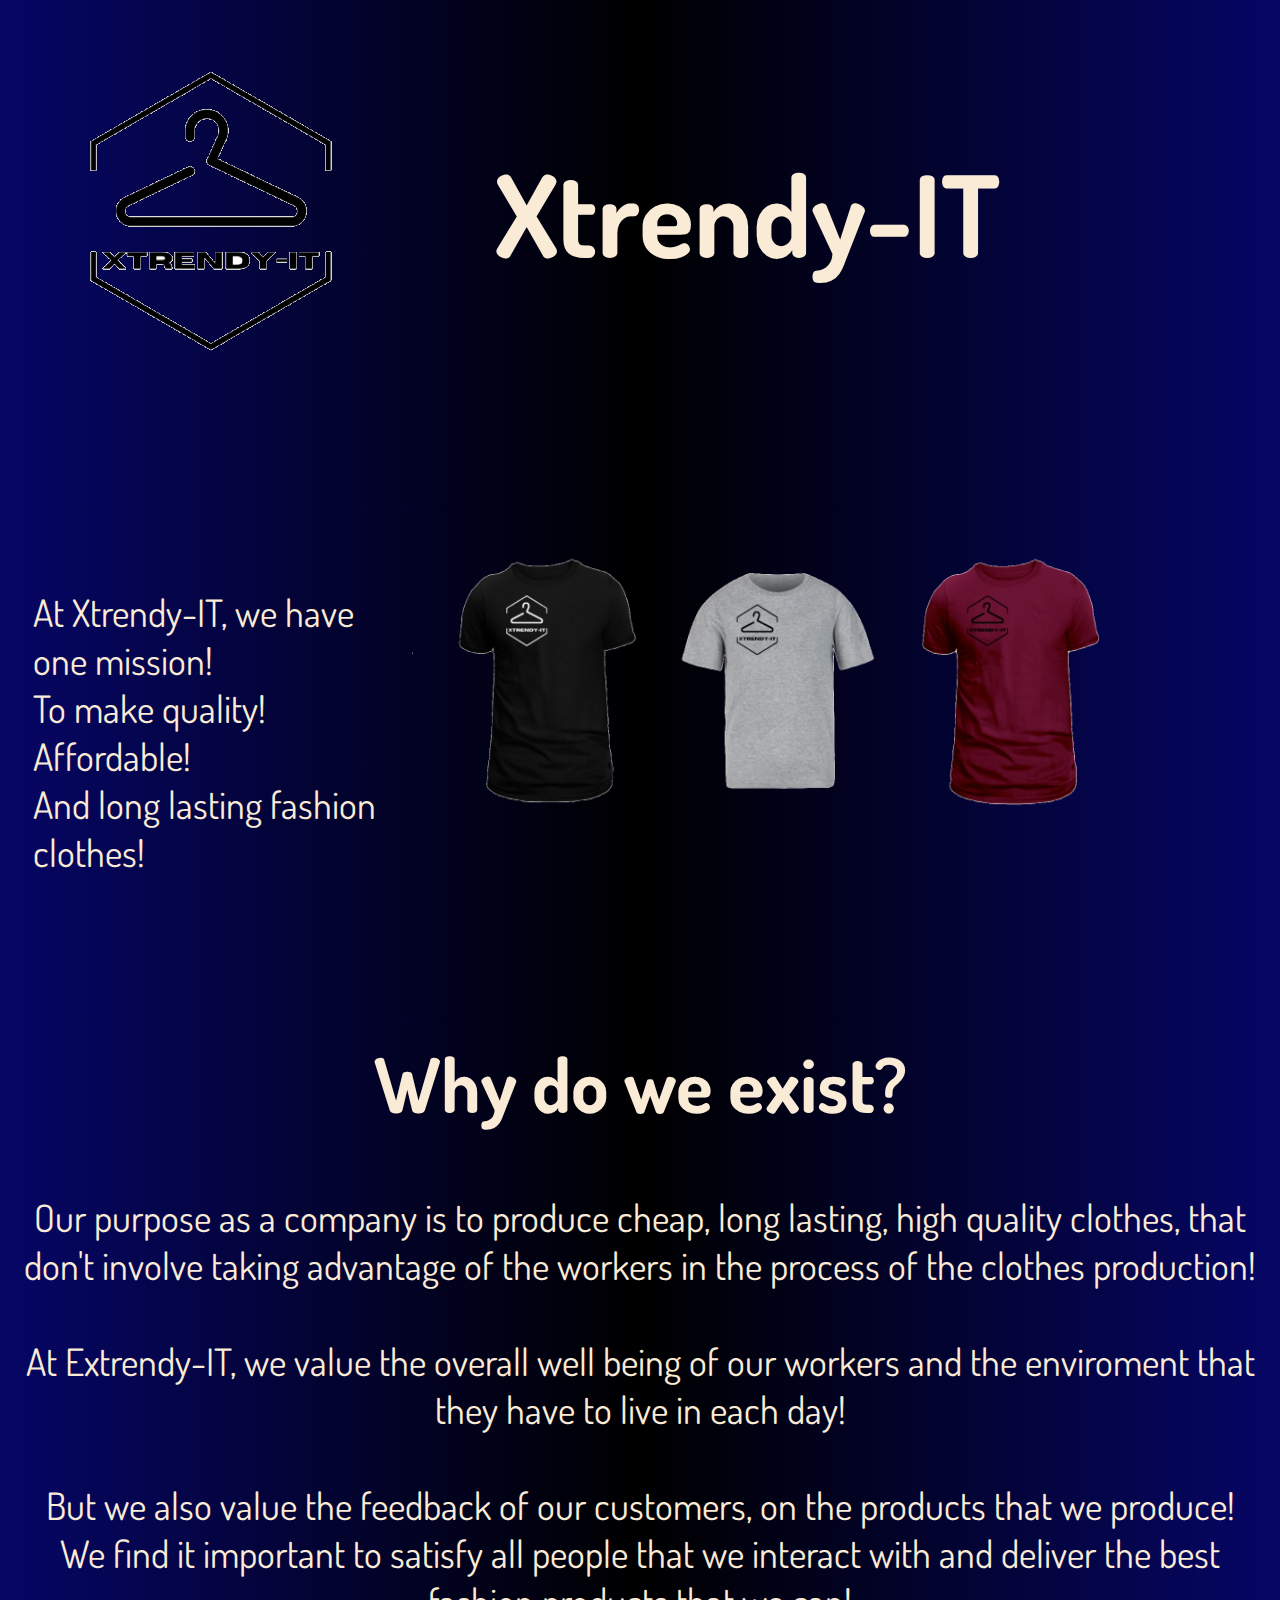
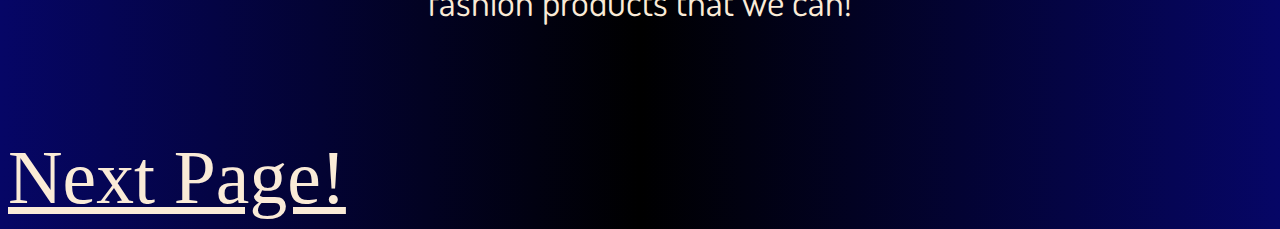
<file: index.html>
<!DOCTYPE html>

<html>
    <head>
        <link rel="stylesheet" href="style.css">

        <link rel="stylesheet" href="https://fonts.googleapis.com/css?family=Dosis">

        <style>
            h1 {
                font-family: "Dosis", serif;
            }
            p {
                font-family: "Dosis", serif;
            }
            h2 {
                font-family: "Dosis", serif;
            }
            a:link {
  color: antiquewhite;
  font-size: 2cm;
}
            </style>
        </head>
<body>
<table style="width: 100%;">
    <tr style="width: 100%;">
        <td style="width: 20%;"> <img src="xtrendy-it logo 2.png" alt="logo" >
            </td> 
            <td style="width: 60%;"> <h1 style="text-align: center; ", style="font-size: x-large;">
                Xtrendy-IT
            </h1>
            </td>
            <td style="width: 20%; color: antiquewhite;">
            </td>
    </table>
<img src="Xtrendy-IT shirts only -white.png" alt="logo" style="float: right;width: 860px;height: 520px;">

<br>
<br>

<p style="margin-left: 25px; ">
    <br>
    <br>
    At Xtrendy-IT, we have one mission!
    <br>
    To make quality!
    <br> 
    Affordable!
    <br>
    And long lasting fashion clothes!
    </p>
    
    <h2 style="text-align: center;">
        <br>
        Why do we exist?
    </h2>

    <p style="text-align: center;">
        Our purpose as a company is to produce cheap, long lasting, high quality clothes, that don't involve taking advantage of the workers in the process of the clothes production!
   <br>
   <br>
   At Extrendy-IT, we value the overall well being of our workers and the enviroment that they have to live in each day!
   <br>
   <br>
   But we also value the feedback of our customers, on the products that we produce!
   <br>
   We find it important to satisfy all people that we interact with and deliver the best fashion products that we can!
    </p>

    <br>
    <br>
    <br><br>
    <a href="Xtrendy-IT2.html" target="_self" style="color: antiquewhite;" > Next Page!
        </a>
</body>
</html>
</file>
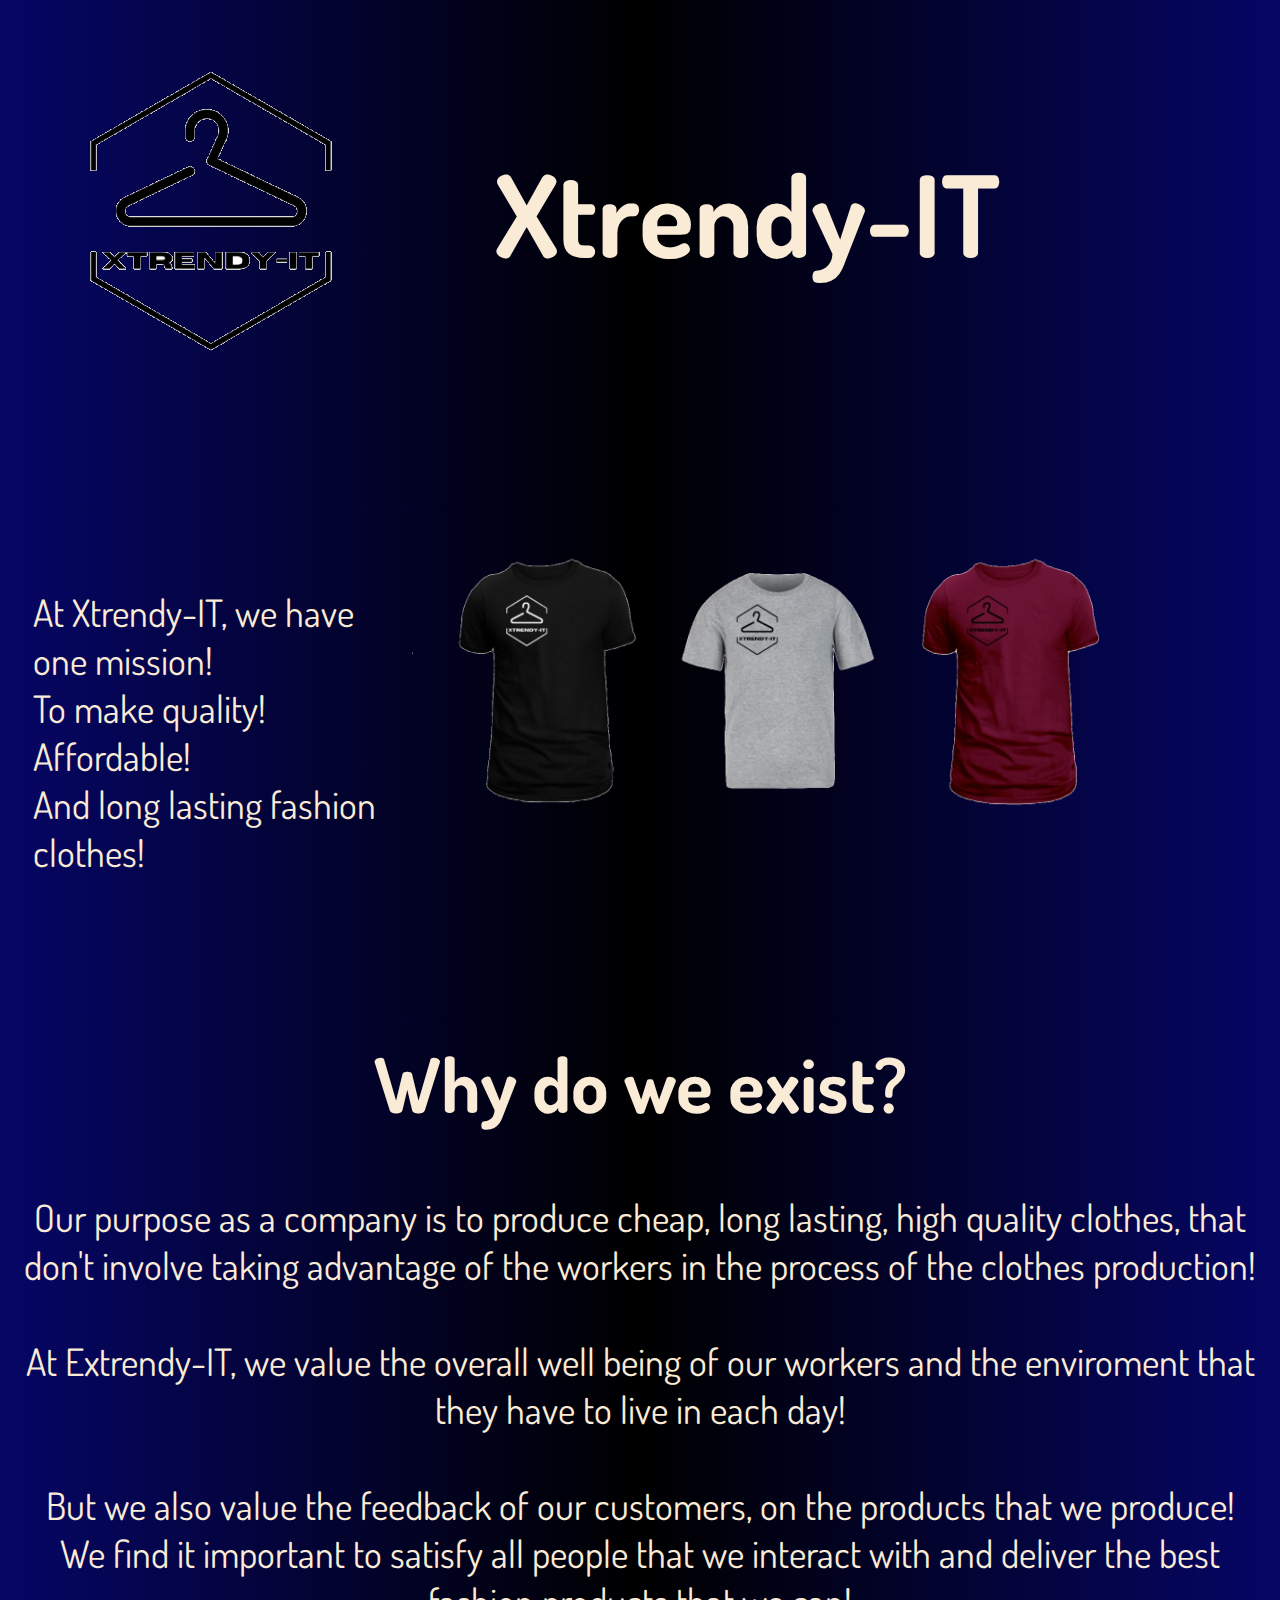
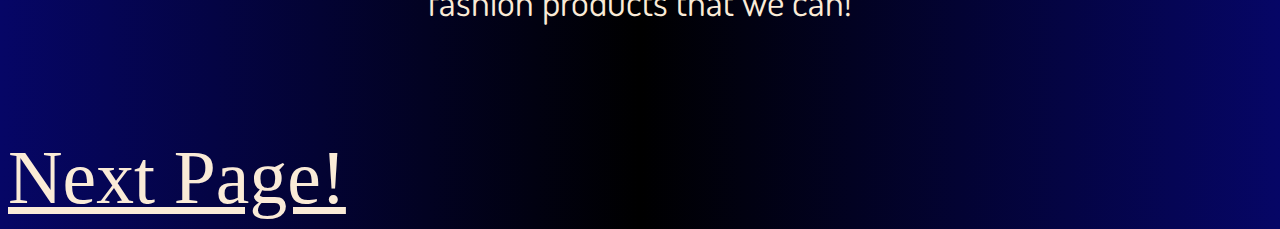
<file: Xtrendy-IT.html>
<!DOCTYPE html>

<html>
    <head>
        <link rel="stylesheet" href="style.css">

        <link rel="stylesheet" href="https://fonts.googleapis.com/css?family=Dosis">

        <style>
            h1 {
                font-family: "Dosis", serif;
            }
            p {
                font-family: "Dosis", serif;
            }
            h2 {
                font-family: "Dosis", serif;
            }
            a:link {
  color: antiquewhite;
  font-size: 2cm;
}
            </style>
        </head>
<body>
<table style="width: 100%;">
    <tr style="width: 100%;">
        <td style="width: 20%;"> <img src="xtrendy-it logo 2.png" alt="logo" >
            </td> 
            <td style="width: 60%;"> <h1 style="text-align: center; ", style="font-size: x-large;">
                Xtrendy-IT
            </h1>
            </td>
            <td style="width: 20%; color: antiquewhite;">
            </td>
    </table>
<img src="Xtrendy-IT shirts only -white.png" alt="logo" style="float: right;width: 860px;height: 520px;">

<br>
<br>

<p style="margin-left: 25px; ">
    <br>
    <br>
    At Xtrendy-IT, we have one mission!
    <br>
    To make quality!
    <br> 
    Affordable!
    <br>
    And long lasting fashion clothes!
    </p>
    
    <h2 style="text-align: center;">
        <br>
        Why do we exist?
    </h2>

    <p style="text-align: center;">
        Our purpose as a company is to produce cheap, long lasting, high quality clothes, that don't involve taking advantage of the workers in the process of the clothes production!
   <br>
   <br>
   At Extrendy-IT, we value the overall well being of our workers and the enviroment that they have to live in each day!
   <br>
   <br>
   But we also value the feedback of our customers, on the products that we produce!
   <br>
   We find it important to satisfy all people that we interact with and deliver the best fashion products that we can!
    </p>

    <br>
    <br>
    <br><br>
    <a href="Xtrendy-IT2.html" target="_self" style="color: antiquewhite;" > Next Page!
        </a>
</body>
</html>
</file>
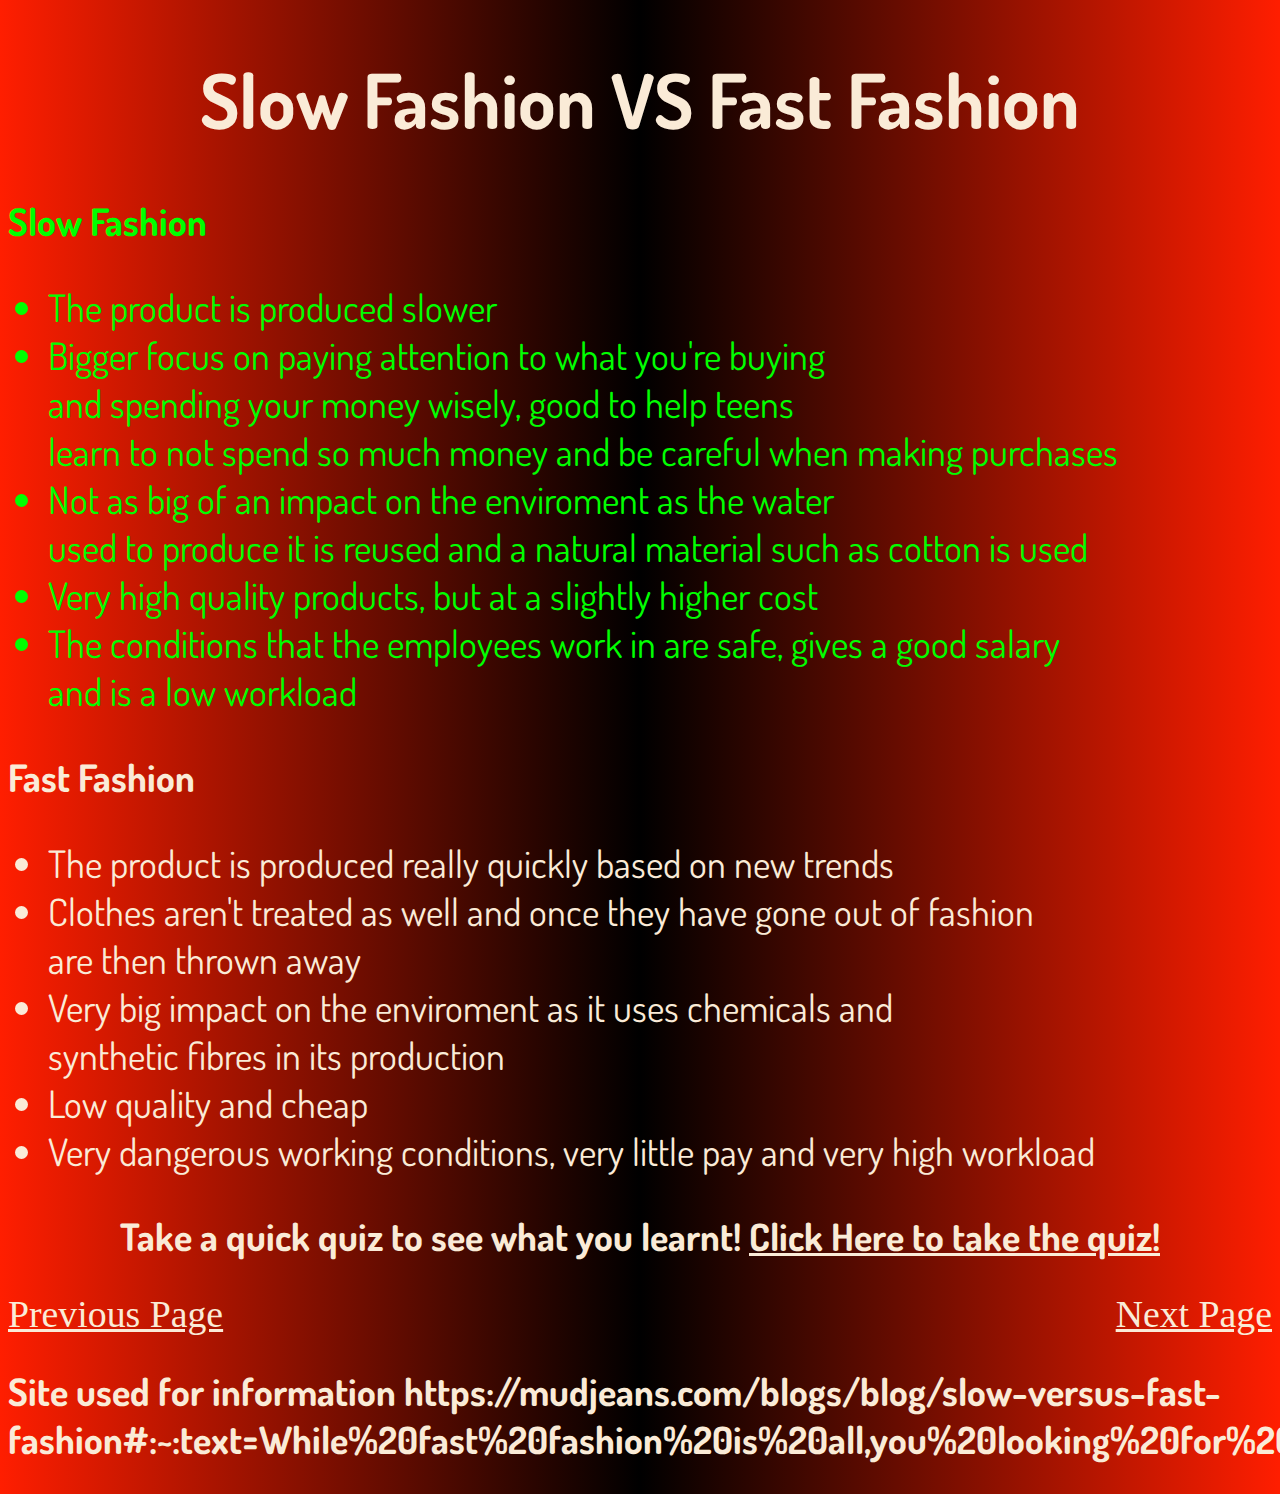
<file: Xtrendy-IT2.html>
<!DOCTYPE html>

<html>
<head>
    <link rel="stylesheet" href="style2.css">

    <link rel="stylesheet" href="https://fonts.googleapis.com/css?family=Dosis">

    <style>
        h1 {
            font-family: "Dosis", serif;

        }
        h2 {
            font-family: "Dosis", serif;

        }
        li {
            font-family: "Dosis", serif;

        }
        </style>
    </head>
    <body>
        <H1 style="text-align: center; font-size: 2cm; "> Slow Fashion VS Fast Fashion</H1>

        <h2 style="text-align: left; font-size: 1cm; color: rgb(0, 255, 0);">
            Slow Fashion
           </h2>

           <ul style="font-size: 1cm; color: rgb(0, 255, 0);">
           <li style="color:  rgb(0, 255, 0);"> The product is produced slower</li>
           <li style="color:  rgb(0, 255, 0);">Bigger focus on paying attention to what you're buying<br> and spending your money wisely, good to help teens <br> learn to not spend so much money and be careful when making purchases</li>
           <li style="color:  rgb(0, 255, 0);">Not as big of an impact on the enviroment as the water <br> used to produce it is reused and a natural material such as cotton is used</li>
           <li style="color:  rgb(0, 255, 0);">Very high quality products, but at a slightly higher cost</li>
           <li style="color:  rgb(0, 255, 0);">The conditions that the employees work in are safe, gives a good salary <br> and is a low workload</li>
            </ul>

            <h2 style="text-align: left; font-size: 1cm;">
                Fast Fashion
               </h2>
    
               <ul style="font-size: 1cm;">
               <li> The product is produced really quickly based on new trends</li>
               <li> Clothes aren't treated as well and once they have gone out of fashion<br> are then thrown away</li>
               <li> Very big impact on the enviroment as it uses chemicals and<br> synthetic fibres in its production</li>
               <li>Low quality and cheap</li>
               <li> Very dangerous working conditions, very little pay and very high workload</li>
                </ul>

                <h2 style="font-size: 1cm; text-align: center;">
                    Take a quick quiz to see what you learnt!
                    <a href="https://forms.gle/NhFCyevCs2JmBtPv8" style="color: antiquewhite;" target="_blank"> Click Here to take the quiz!
                    </a>
                    </h2>

                    <a href="Xtrendy-IT.html" style="color: antiquewhite; text-align: left; font-size: 1cm;" target="_self"> Previous Page
                    </a>

                    <a href="Xtrendy-IT3.html" style="color: antiquewhite; float: right; font-size: 1cm;" target="_self"> Next Page
                    </a>

                    <h2 style="font-size: 1cm; text-align: left;">
                        Site used for information https://mudjeans.com/blogs/blog/slow-versus-fast-fashion#:~:text=While%20fast%20fashion%20is%20all,you%20looking%20for%20sustainable%20brands%3F
                        </h2>
        </body>
    </html>
</file>
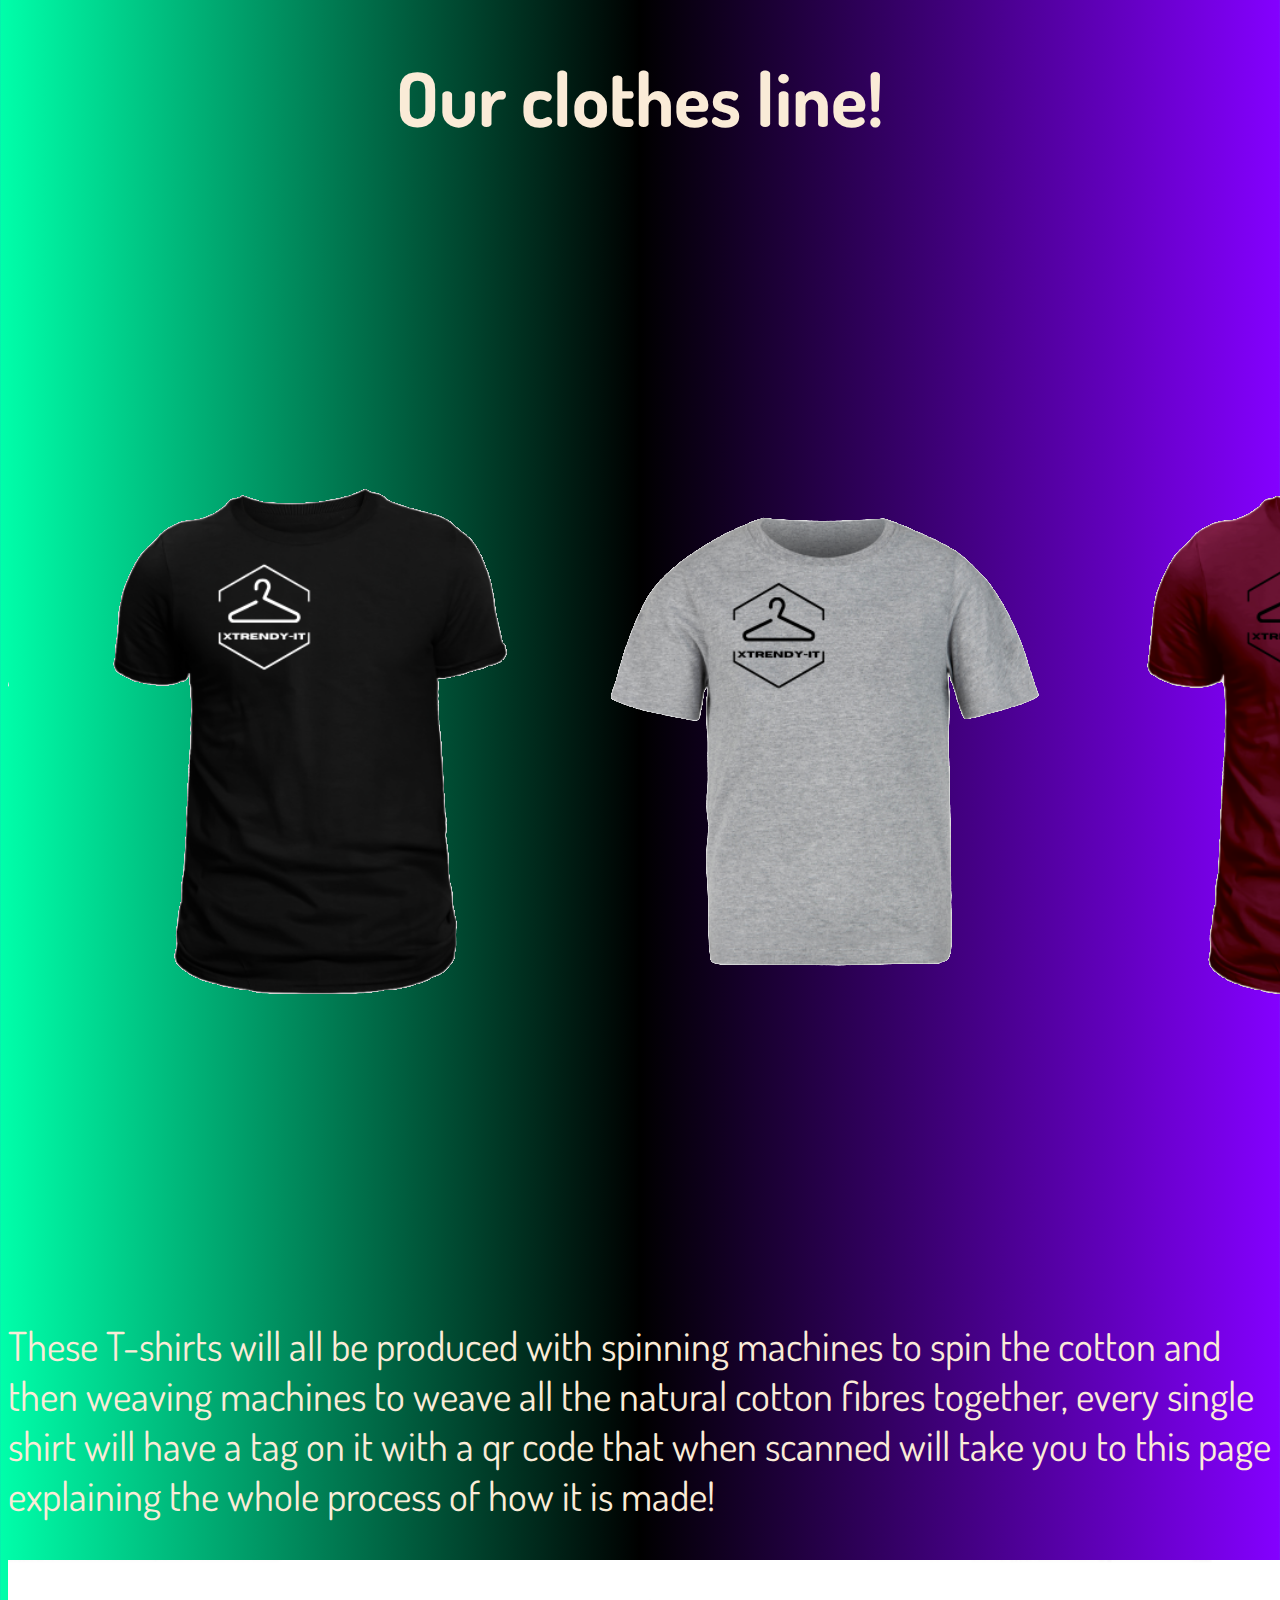
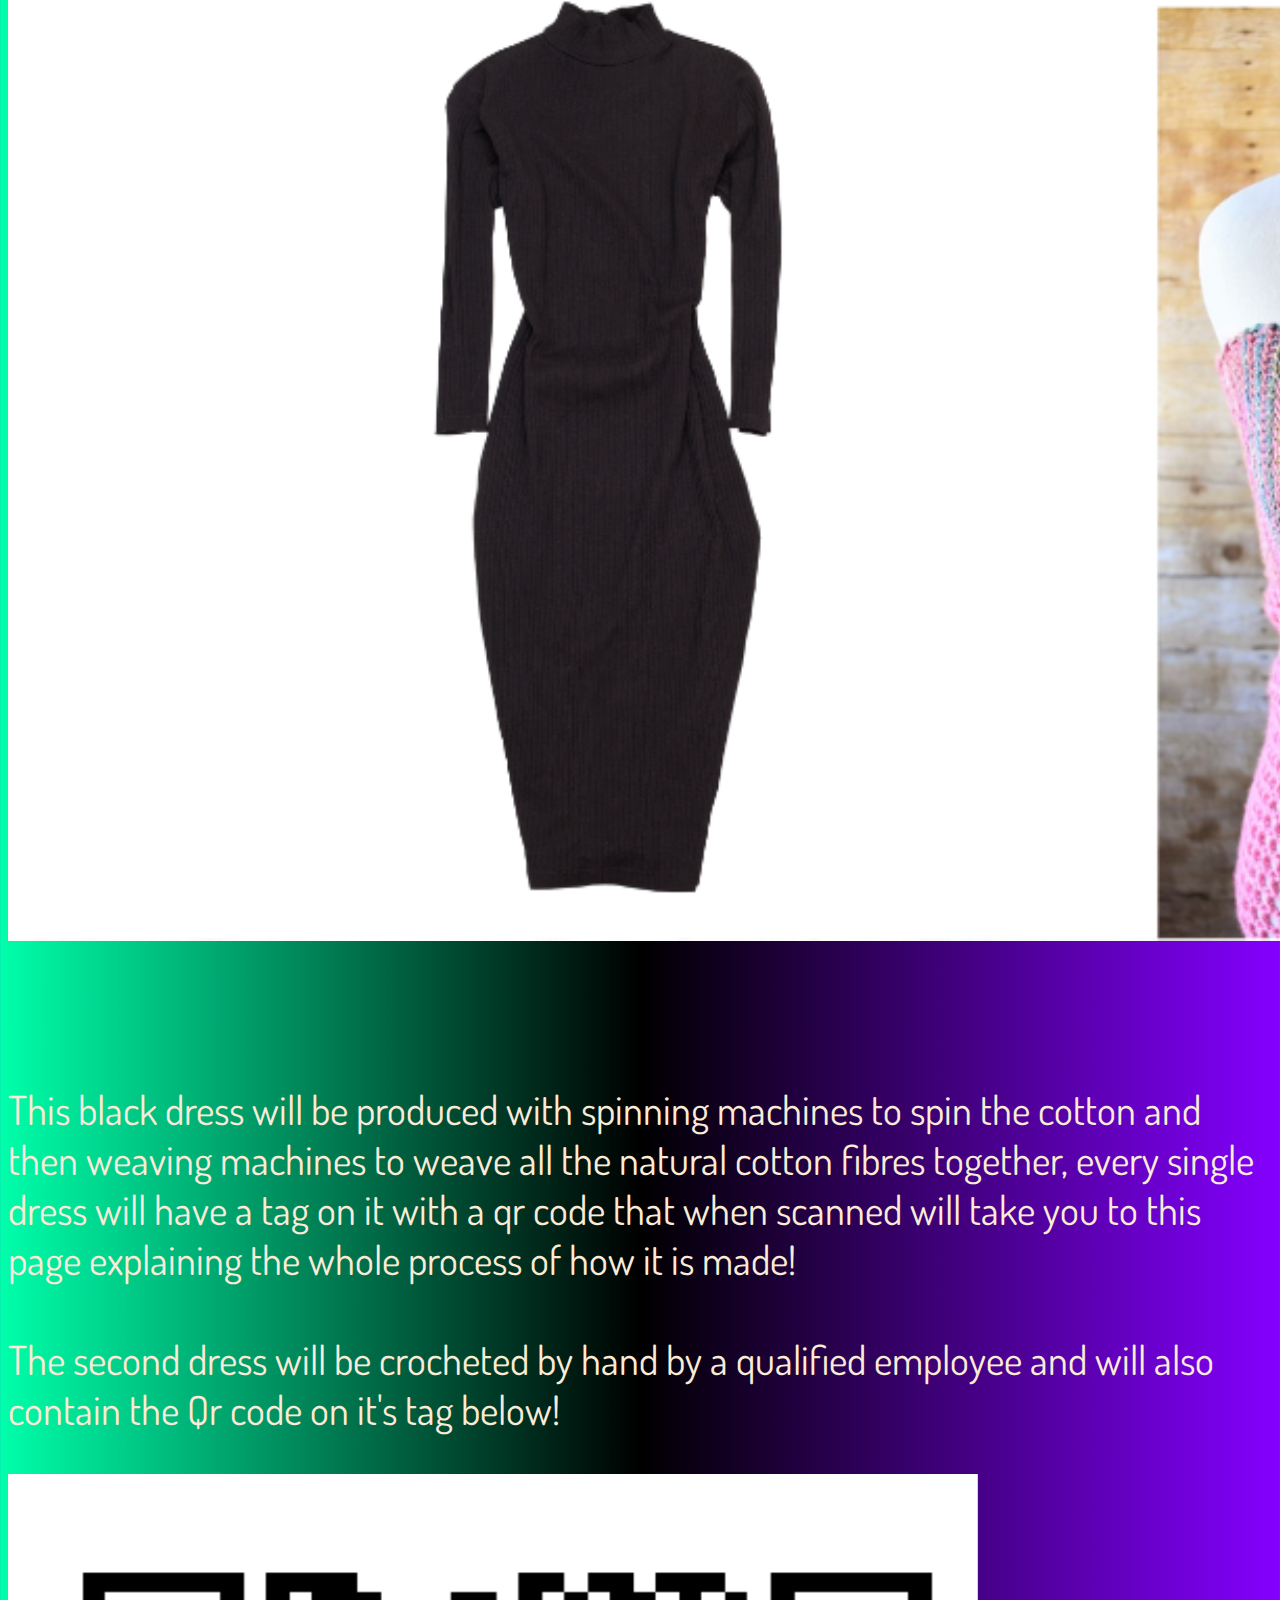
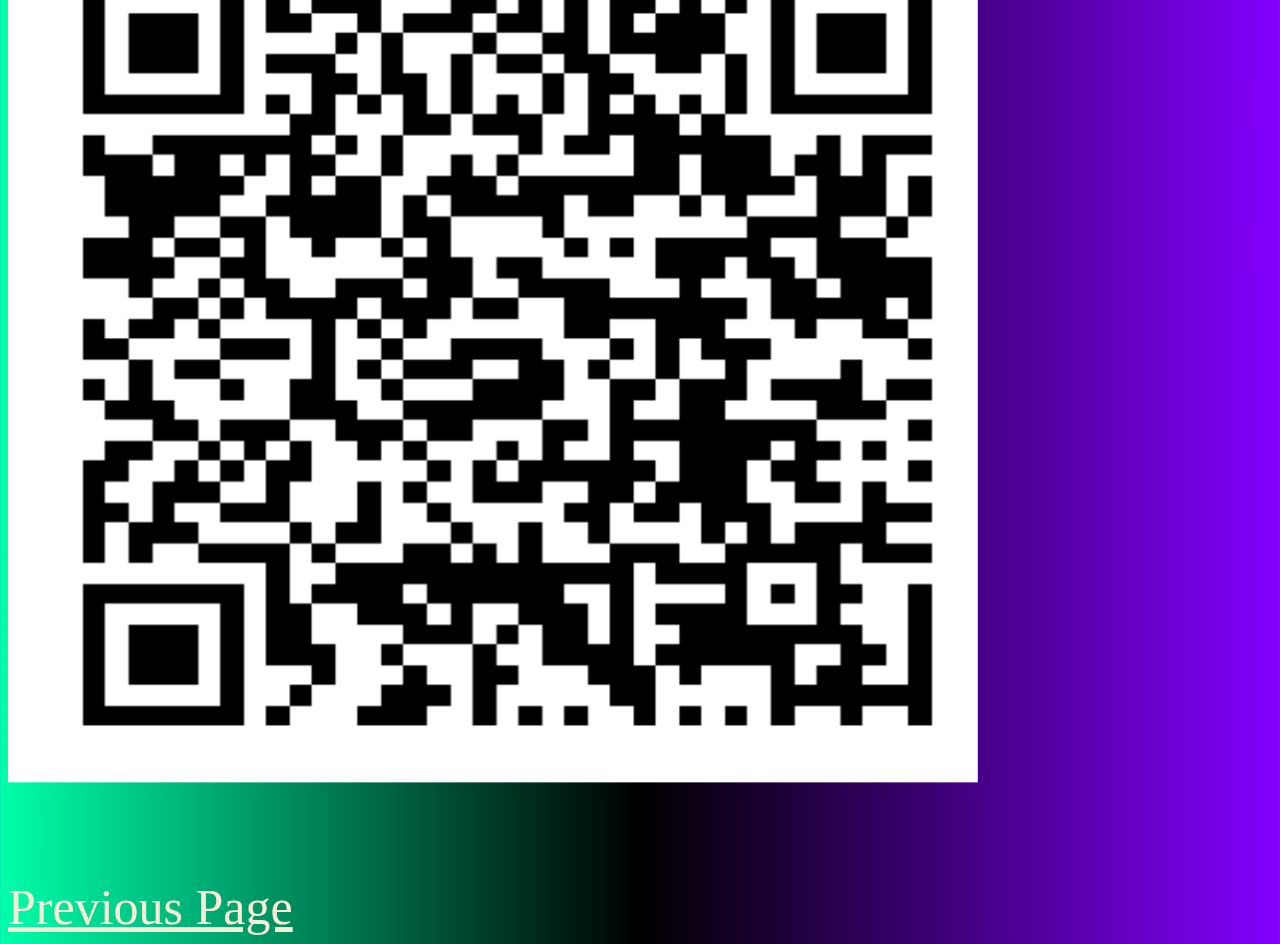
<file: Xtrendy-IT3.html>
<!DOCTYPE html>

<html>
    <head>
        <link rel="stylesheet" href="style3.css">

        <link rel="stylesheet" href="https://fonts.googleapis.com/css?family=Dosis">

        <style>
            h1 {
                font-family: "Dosis", serif;
            }
            p {
                font-family: "Dosis", serif;
            }
            h2 {
                font-family: "Dosis", serif;
            }
            </style>
    </head>
    <body>
        <h1 style="color: antiquewhite; font-size: 75px; text-align: center;">
            Our clothes line!
        </h1>
        <img src="Xtrendy-IT shirts only -white.png" alt="logo" style="width: 1920px;height: 1080px;">
        <p style="text-align: left; font-size: 40px; color: antiquewhite;">
            These T-shirts will all be produced with spinning machines to spin the cotton and then weaving machines to weave all the natural cotton fibres together, every single shirt will have a tag on it with a qr code that when scanned will take you to this page explaining the whole process of how it is made!
        </p>
        <img src="xtrendy-IT dresses.png" alt="logo" style="width: 1920px;height: 1080px;">
        <p style="text-align: left; font-size: 40px; color: antiquewhite;">
            This black dress will be produced with spinning machines to spin the cotton and then weaving machines to weave all the natural cotton fibres together, every single dress will have a tag on it with a qr code that when scanned will take you to this page explaining the whole process of how it is made!<br>
          <br>
            The second dress will be crocheted by hand by a qualified employee and will also contain the Qr code on it's tag below!
        </p>
        <img src="xtrendy-IT qr code.png" alt="logo" style="width: 2000px;height: 1000px;">

        <a href="Xtrendy-IT2.html" style="color: antiquewhite; text-align: left; font-size: 50px;" target="_self"> Previous Page
        </a>
    </body>
</html>
</file>
<file: style.css>
body {
    background-image: linear-gradient(to right, rgb(6, 6, 102)  , black , rgb(6, 6, 102)  );
}

h1 {
    font-size: 3cm;
    color: antiquewhite;
}
p {
    font-size: 1cm;
    color: antiquewhite;
}
h2 {
    font-size: 2cm;
    color: antiquewhite;
}
</file>
<file: style2.css>
body {
    background-image: linear-gradient(to right, rgb(255, 30, 0)  , black , rgb(255, 30, 0)  );
}
H1 {
    color: antiquewhite;
}
h2{
    color: antiquewhite;
}
li {
    color: antiquewhite;
}
</file>
<file: style3.css>
body {
    background-image: linear-gradient(to right, rgb(0, 255, 170)  , black , rgb(132, 0, 255)  );
}
</file>
